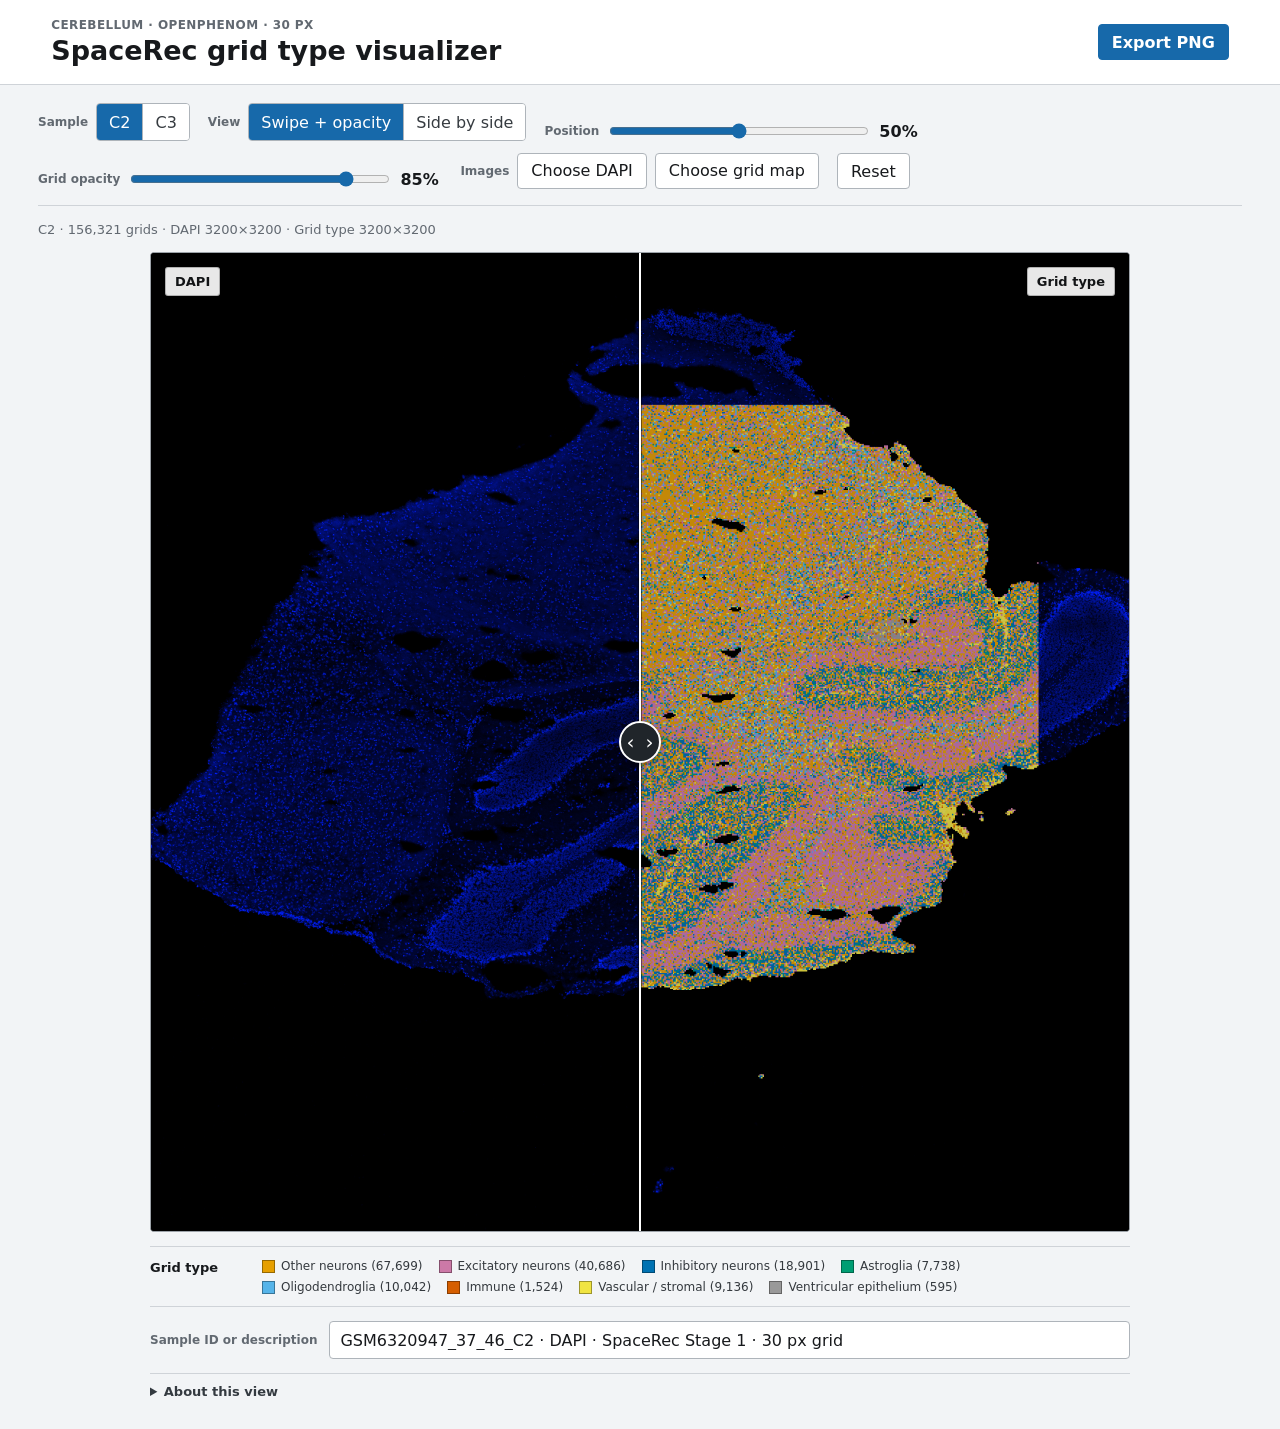
<file: index.html>
<!doctype html>
<html lang="en">
<head>
  <meta charset="utf-8">
  <meta name="viewport" content="width=device-width, initial-scale=1">
  <meta name="description" content="Cerebellum DAPI and SpaceRec Stage 1 grid-type comparison for C2 and C3.">
  <title>Cerebellum SpaceRec visualizer</title>
  <link rel="stylesheet" href="styles.css?v=20261102-cerebellum-1">
</head>
<body>
  <header class="app-header">
    <div>
      <p class="eyebrow">CEREBELLUM · OPENPHENOM · 30 PX</p>
      <h1>SpaceRec grid type visualizer</h1>
    </div>
    <button class="button primary" id="exportButton" type="button">Export PNG</button>
  </header>

  <main>
    <section class="toolbar" aria-label="Comparison controls">
      <div class="control-group sample-group">
        <span class="control-label">Sample</span>
        <div class="segmented sample-segmented" role="group" aria-label="Cerebellum sample">
          <button class="segment active" type="button" data-sample="C2" aria-pressed="true">C2</button>
          <button class="segment" type="button" data-sample="C3" aria-pressed="false">C3</button>
        </div>
      </div>

      <div class="control-group mode-group">
        <span class="control-label">View</span>
        <div class="segmented mode-segmented" role="group" aria-label="Comparison mode">
          <button class="segment active" type="button" data-mode="compare" aria-pressed="true">Swipe + opacity</button>
          <button class="segment" type="button" data-mode="side" aria-pressed="false">Side by side</button>
        </div>
      </div>

      <div class="control-group range-group" id="rangeGroup">
        <label class="control-label" for="comparisonRange">Position</label>
        <input id="comparisonRange" type="range" min="0" max="100" value="50" step="1">
        <output id="rangeOutput" for="comparisonRange">50%</output>
      </div>

      <div class="control-group range-group" id="opacityGroup">
        <label class="control-label" for="opacityRange">Grid opacity</label>
        <input id="opacityRange" type="range" min="0" max="100" value="85" step="1">
        <output id="opacityOutput" for="opacityRange">85%</output>
      </div>

      <div class="control-group file-group">
        <span class="control-label">Images</span>
        <label class="button file-button" for="dapiUpload">Choose DAPI</label>
        <input id="dapiUpload" type="file" accept="image/*">
        <label class="button file-button" for="predictionUpload">Choose grid map</label>
        <input id="predictionUpload" type="file" accept="image/*">
      </div>

      <button class="button" id="resetButton" type="button">Reset</button>
    </section>

    <div class="status-row">
      <p id="imageStatus" aria-live="polite"></p>
      <p class="warning" id="imageWarning" role="alert" hidden></p>
    </div>

    <section class="viewer-wrap" aria-label="DAPI and grid type comparison">
      <div class="comparison-stage mode-compare" id="comparisonStage">
        <div class="single-view" id="singleView">
          <img class="image-layer base-layer" id="dapiImage" alt="DAPI channel" draggable="false">
          <div class="image-layer clipped-layer" id="comparisonClip">
            <img id="gridImage" alt="SpaceRec grid type prediction" draggable="false">
          </div>
          <span class="image-label label-left">DAPI</span>
          <span class="image-label label-right">Grid type</span>
          <div class="divider" id="divider" role="slider" tabindex="0" aria-label="DAPI and grid type reveal position" aria-valuemin="0" aria-valuemax="100" aria-valuenow="50">
            <span class="divider-line"></span>
            <span class="divider-handle" aria-hidden="true"><span>‹</span><span>›</span></span>
          </div>
        </div>

        <div class="side-view" id="sideView" hidden>
          <figure>
            <div class="side-image"><img id="sideDapiImage" alt="DAPI channel" draggable="false"></div>
            <figcaption>DAPI</figcaption>
          </figure>
          <figure>
            <div class="side-image grid-background"><img id="sideGridImage" alt="SpaceRec grid type prediction" draggable="false"></div>
            <figcaption>Grid type</figcaption>
          </figure>
        </div>
      </div>
    </section>

    <section class="legend-band" aria-label="Cell type color legend">
      <h2>Grid type</h2>
      <div class="legend-list" id="legendList"></div>
    </section>

    <section class="caption-band">
      <label for="captionInput">Sample ID or description</label>
      <input id="captionInput" type="text" maxlength="180">
    </section>

    <details class="instructions">
      <summary>About this view</summary>
      <p>The base is OME channel 1 (DAPI) from the full-resolution image. The colored layer is the masked 30 px SpaceRec Stage 1 Top-1 grid type map. Both layers use the same 20,296 × 20,296 coordinate frame and are displayed at 3,200 × 3,200.</p>
    </details>
  </main>

  <script src="app.js?v=20261102-cerebellum-1"></script>
</body>
</html>
</file>
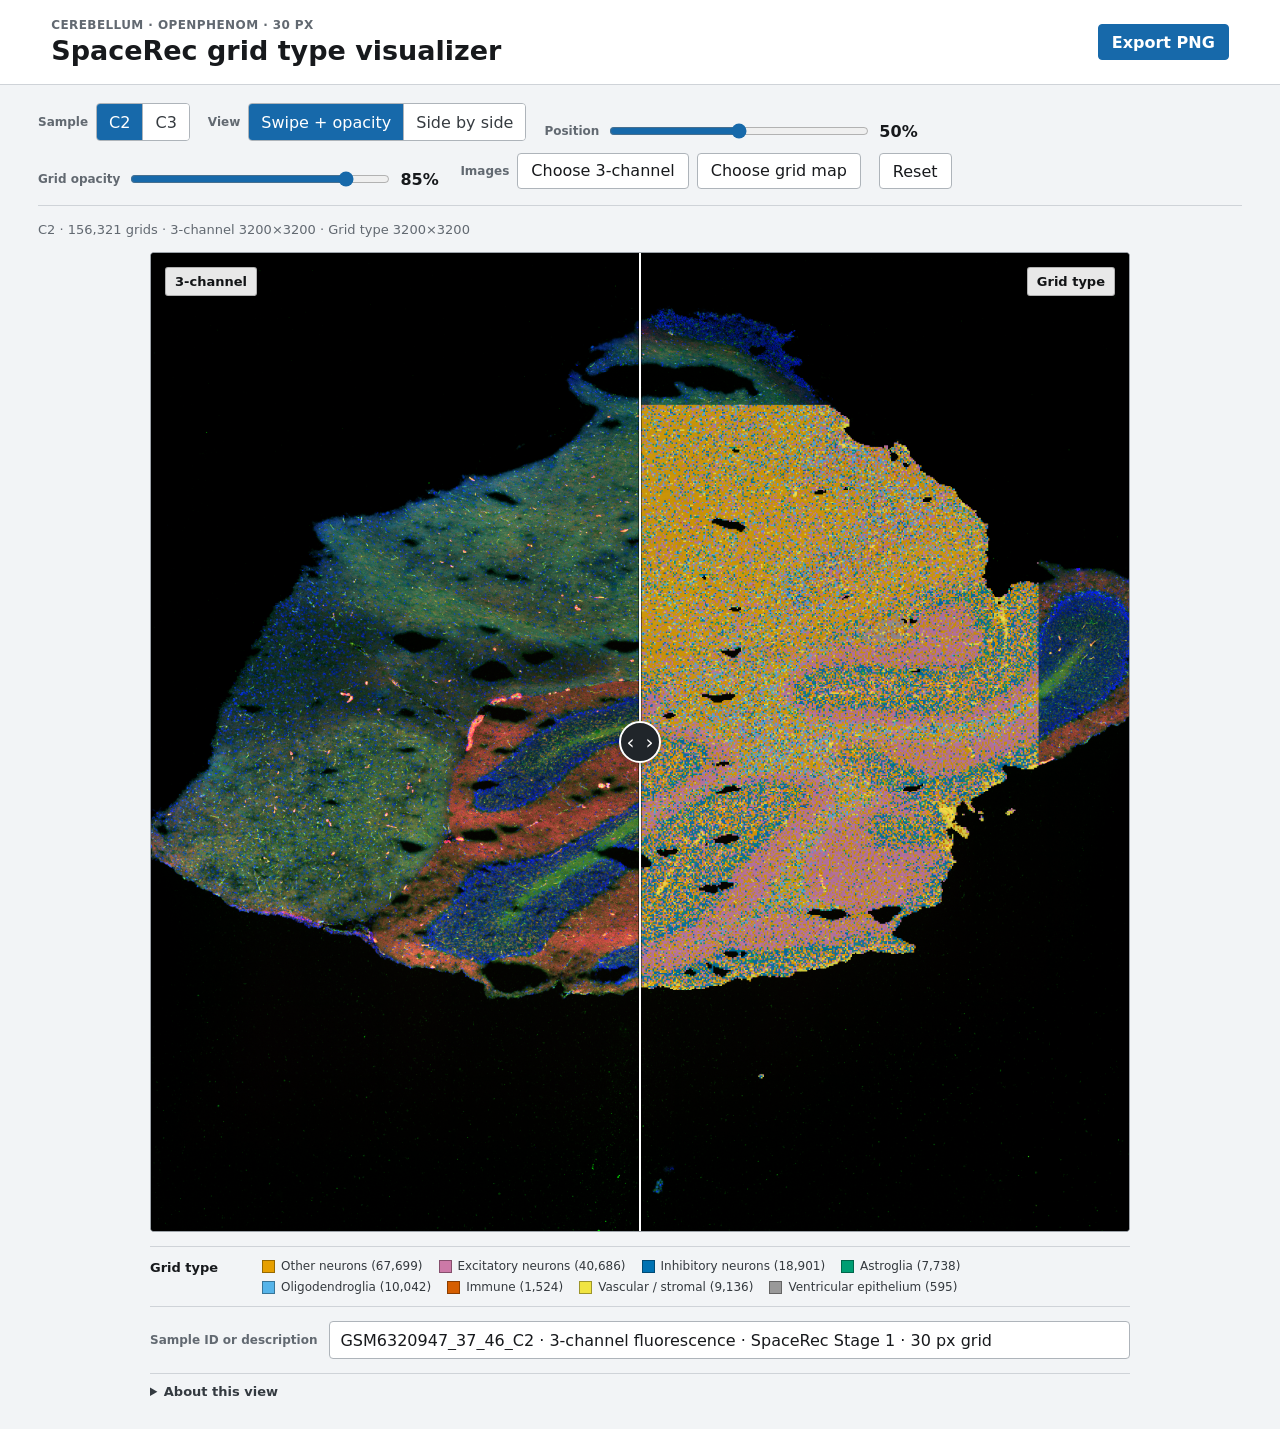
<file: cerebellum/index.html>
<!doctype html>
<html lang="en">
<head>
  <meta charset="utf-8">
  <meta name="viewport" content="width=device-width, initial-scale=1">
  <meta name="description" content="Cerebellum three-channel fluorescence and SpaceRec Stage 1 grid-type comparison for C2 and C3.">
  <title>Cerebellum SpaceRec visualizer</title>
  <link rel="stylesheet" href="styles.css?v=20261103-cerebellum-3ch-1">
</head>
<body>
  <header class="app-header">
    <div>
      <p class="eyebrow">CEREBELLUM · OPENPHENOM · 30 PX</p>
      <h1>SpaceRec grid type visualizer</h1>
    </div>
    <button class="button primary" id="exportButton" type="button">Export PNG</button>
  </header>

  <main>
    <section class="toolbar" aria-label="Comparison controls">
      <div class="control-group sample-group">
        <span class="control-label">Sample</span>
        <div class="segmented sample-segmented" role="group" aria-label="Cerebellum sample">
          <button class="segment active" type="button" data-sample="C2" aria-pressed="true">C2</button>
          <button class="segment" type="button" data-sample="C3" aria-pressed="false">C3</button>
        </div>
      </div>

      <div class="control-group mode-group">
        <span class="control-label">View</span>
        <div class="segmented mode-segmented" role="group" aria-label="Comparison mode">
          <button class="segment active" type="button" data-mode="compare" aria-pressed="true">Swipe + opacity</button>
          <button class="segment" type="button" data-mode="side" aria-pressed="false">Side by side</button>
        </div>
      </div>

      <div class="control-group range-group" id="rangeGroup">
        <label class="control-label" for="comparisonRange">Position</label>
        <input id="comparisonRange" type="range" min="0" max="100" value="50" step="1">
        <output id="rangeOutput" for="comparisonRange">50%</output>
      </div>

      <div class="control-group range-group" id="opacityGroup">
        <label class="control-label" for="opacityRange">Grid opacity</label>
        <input id="opacityRange" type="range" min="0" max="100" value="85" step="1">
        <output id="opacityOutput" for="opacityRange">85%</output>
      </div>

      <div class="control-group file-group">
        <span class="control-label">Images</span>
        <label class="button file-button" for="baseUpload">Choose 3-channel</label>
        <input id="baseUpload" type="file" accept="image/*">
        <label class="button file-button" for="predictionUpload">Choose grid map</label>
        <input id="predictionUpload" type="file" accept="image/*">
      </div>

      <button class="button" id="resetButton" type="button">Reset</button>
    </section>

    <div class="status-row">
      <p id="imageStatus" aria-live="polite"></p>
      <p class="warning" id="imageWarning" role="alert" hidden></p>
    </div>

    <section class="viewer-wrap" aria-label="Three-channel fluorescence and grid type comparison">
      <div class="comparison-stage mode-compare" id="comparisonStage">
        <div class="single-view" id="singleView">
          <img class="image-layer base-layer" id="baseImage" alt="Three-channel fluorescence composite" draggable="false">
          <div class="image-layer clipped-layer" id="comparisonClip">
            <img id="gridImage" alt="SpaceRec grid type prediction" draggable="false">
          </div>
          <span class="image-label label-left">3-channel</span>
          <span class="image-label label-right">Grid type</span>
          <div class="divider" id="divider" role="slider" tabindex="0" aria-label="Three-channel fluorescence and grid type reveal position" aria-valuemin="0" aria-valuemax="100" aria-valuenow="50">
            <span class="divider-line"></span>
            <span class="divider-handle" aria-hidden="true"><span>‹</span><span>›</span></span>
          </div>
        </div>

        <div class="side-view" id="sideView" hidden>
          <figure>
            <div class="side-image"><img id="sideBaseImage" alt="Three-channel fluorescence composite" draggable="false"></div>
            <figcaption>3-channel</figcaption>
          </figure>
          <figure>
            <div class="side-image grid-background"><img id="sideGridImage" alt="SpaceRec grid type prediction" draggable="false"></div>
            <figcaption>Grid type</figcaption>
          </figure>
        </div>
      </div>
    </section>

    <section class="legend-band" aria-label="Cell type color legend">
      <h2>Grid type</h2>
      <div class="legend-list" id="legendList"></div>
    </section>

    <section class="caption-band">
      <label for="captionInput">Sample ID or description</label>
      <input id="captionInput" type="text" maxlength="180">
    </section>

    <details class="instructions">
      <summary>About this view</summary>
      <p>The base is a three-channel fluorescence composite from the full-resolution OME: phalloidin in red, CD31 in green, and max(DAPI, phalloidin/3) in blue. The colored layer is the masked 30 px SpaceRec Stage 1 Top-1 grid type map. Both layers use the same 20,296 × 20,296 coordinate frame and are displayed at 3,200 × 3,200.</p>
    </details>
  </main>

  <script src="app.js?v=20261103-cerebellum-3ch-1"></script>
</body>
</html>
</file>
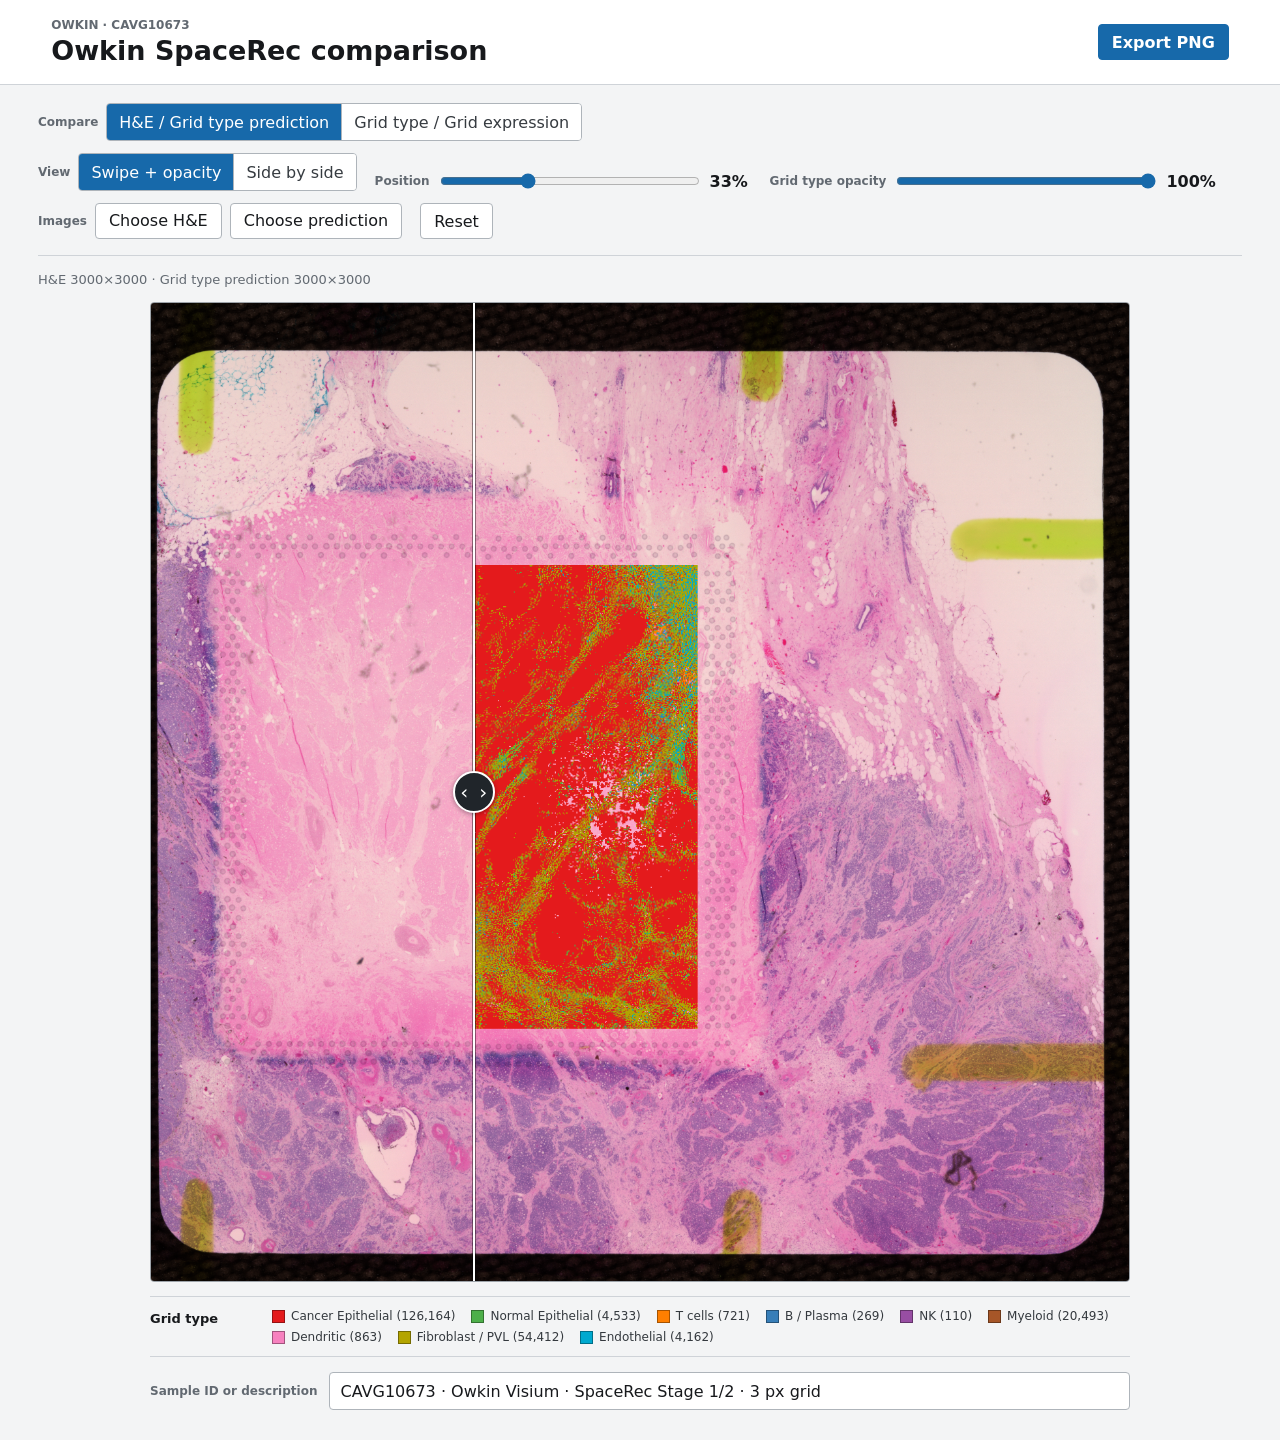
<file: owkin/index.html>
<!doctype html>
<html lang="en">
<head>
  <meta charset="utf-8">
  <meta name="viewport" content="width=device-width, initial-scale=1">
  <title>Owkin H&amp;E / Grid Type Prediction</title>
  <link rel="stylesheet" href="styles.css?v=20260924-owkin-grid-4">
</head>
<body>
  <header class="app-header">
    <div>
      <p class="eyebrow">OWKIN · CAVG10673</p>
      <h1>Owkin SpaceRec comparison</h1>
    </div>
    <button class="button primary" id="exportButton" type="button">Export PNG</button>
  </header>

  <main>
    <section class="toolbar" aria-label="Comparison controls">
      <div class="control-group pair-group">
        <span class="control-label">Compare</span>
        <div class="segmented pair-segmented" role="group" aria-label="Image pair">
          <button class="segment active" type="button" data-pair="he-type" aria-pressed="true">H&amp;E / Grid type prediction</button>
          <button class="segment" type="button" data-pair="type-expression" aria-pressed="false">Grid type / Grid expression</button>
        </div>
      </div>

      <div class="control-group type-group" id="typeGroup" hidden>
        <span class="control-label">Type</span>
        <div class="segmented type-segmented" role="group" aria-label="Predicted grid type">
          <button class="segment" type="button" data-type="Cancer Epithelial">Cancer Epithelial</button>
          <button class="segment" type="button" data-type="Normal Epithelial">Normal Epithelial</button>
          <button class="segment" type="button" data-type="T cells">T cells</button>
          <button class="segment" type="button" data-type="B_Plasma">B / Plasma</button>
          <button class="segment" type="button" data-type="NK">NK</button>
          <button class="segment" type="button" data-type="Myeloid">Myeloid</button>
          <button class="segment" type="button" data-type="Dendritic">Dendritic</button>
          <button class="segment" type="button" data-type="Fibroblast_PVL">Fibroblast / PVL</button>
          <button class="segment" type="button" data-type="Endothelial">Endothelial</button>
        </div>
      </div>

      <div class="control-group marker-group" id="markerGroup" hidden>
        <span class="control-label">Marker</span>
        <div class="segmented marker-segmented" id="markerButtons" role="group" aria-label="Marker gene"></div>
      </div>

      <div class="control-group mode-group">
        <span class="control-label">View</span>
        <div class="segmented" role="group" aria-label="Comparison mode">
          <button class="segment active" type="button" data-mode="compare" aria-pressed="true">Swipe + opacity</button>
          <button class="segment" type="button" data-mode="side" aria-pressed="false">Side by side</button>
        </div>
      </div>

      <div class="control-group range-group" id="rangeGroup">
        <label class="control-label" id="rangeLabel" for="comparisonRange">Position</label>
        <input id="comparisonRange" type="range" min="0" max="100" value="33" step="1">
        <output id="rangeOutput" for="comparisonRange">33%</output>
      </div>

      <div class="control-group range-group" id="opacityGroup">
        <label class="control-label" id="opacityLabel" for="opacityRange">Grid type opacity</label>
        <input id="opacityRange" type="range" min="0" max="100" value="100" step="1">
        <output id="opacityOutput" for="opacityRange">100%</output>
      </div>

      <div class="control-group file-group" id="fileGroup">
        <span class="control-label">Images</span>
        <label class="button file-button" for="heUpload">Choose H&amp;E</label>
        <input id="heUpload" type="file" accept="image/*">
        <label class="button file-button" for="predictionUpload">Choose prediction</label>
        <input id="predictionUpload" type="file" accept="image/*">
      </div>

      <button class="button" id="resetButton" type="button">Reset</button>
    </section>

    <div class="status-row">
      <p id="imageStatus" aria-live="polite">H&amp;E 3000×3000 · Grid type prediction 3000×3000</p>
      <p class="warning" id="imageWarning" role="alert" hidden></p>
    </div>

    <section class="viewer-wrap" aria-label="Image comparison">
      <div class="comparison-stage mode-compare" id="comparisonStage">
        <div class="single-view" id="singleView">
          <img class="image-layer base-layer" id="rightImage" src="assets/he.png?v=20260924-owkin-grid-1" alt="H&amp;E histology" draggable="false">
          <div class="image-layer clipped-layer" id="comparisonClip">
            <img id="leftImage" src="assets/grid_type.png?v=20260924-owkin-grid-3" alt="Grid type prediction" draggable="false">
          </div>
          <div class="divider" id="divider" role="slider" tabindex="0" aria-label="H&amp;E reveal position" aria-valuemin="0" aria-valuemax="100" aria-valuenow="50">
            <span class="divider-line"></span>
            <span class="divider-handle" aria-hidden="true"><span>‹</span><span>›</span></span>
          </div>
        </div>

        <div class="side-view" id="sideView" hidden>
          <figure>
            <div class="side-image"><img id="sideLeftImage" src="assets/he.png?v=20260924-owkin-grid-1" alt="H&amp;E histology" draggable="false"></div>
            <figcaption id="sideLeftCaption">H&amp;E</figcaption>
          </figure>
          <figure>
            <div class="side-image"><img id="sideRightImage" src="assets/grid_type.png?v=20260924-owkin-grid-3" alt="Grid type prediction" draggable="false"></div>
            <figcaption id="sideRightCaption">Grid type prediction</figcaption>
          </figure>
        </div>
      </div>
    </section>

    <section class="legend-band" id="legendBand" aria-label="Color legend"></section>

    <section class="caption-band">
      <label for="captionInput">Sample ID or description</label>
      <input id="captionInput" type="text" value="CAVG10673 · Owkin Visium · SpaceRec Stage 1/2 · 3 px grid" maxlength="180">
    </section>
  </main>

  <script src="app.js?v=20260924-owkin-grid-4"></script>
</body>
</html>
</file>
<file: styles.css>
:root {
  color-scheme: light;
  --bg: #f2f4f6;
  --surface: #ffffff;
  --ink: #17191c;
  --muted: #626971;
  --line: #cfd3d8;
  --accent: #1769aa;
  --accent-dark: #0f4f83;
  --warning-bg: #fff5dc;
  --warning-ink: #704c00;
  font-family: Inter, ui-sans-serif, system-ui, -apple-system, BlinkMacSystemFont, "Segoe UI", sans-serif;
}

* { box-sizing: border-box; }
[hidden] { display: none !important; }

body {
  margin: 0;
  min-width: 320px;
  background: var(--bg);
  color: var(--ink);
}

button, input { font: inherit; }

.app-header {
  display: flex;
  align-items: center;
  justify-content: space-between;
  gap: 24px;
  padding: 18px clamp(18px, 4vw, 54px);
  background: var(--surface);
  border-bottom: 1px solid var(--line);
}

.eyebrow {
  margin: 0 0 3px;
  color: var(--muted);
  font-size: 12px;
  font-weight: 700;
  letter-spacing: .035em;
}

h1 { margin: 0; font-size: 27px; line-height: 1.15; }

main {
  width: min(1480px, 100%);
  margin: 0 auto;
  padding: 18px clamp(12px, 3vw, 38px) 30px;
}

.toolbar {
  display: flex;
  align-items: end;
  flex-wrap: wrap;
  gap: 12px 18px;
  padding-bottom: 16px;
  border-bottom: 1px solid var(--line);
}

.control-group { display: flex; align-items: center; gap: 8px; }
.control-label { color: var(--muted); font-size: 12px; font-weight: 700; white-space: nowrap; }
.segmented { display: inline-grid; border: 1px solid #aeb4ba; border-radius: 4px; overflow: hidden; }
.sample-segmented, .mode-segmented { grid-template-columns: repeat(2, auto); }

.segment {
  min-height: 36px;
  padding: 7px 12px;
  border: 0;
  border-right: 1px solid #aeb4ba;
  background: var(--surface);
  color: #363b40;
  cursor: pointer;
}

.segment:last-child { border-right: 0; }
.segment:hover { background: #eef4f8; }
.segment.active { background: var(--accent); color: white; }

.button {
  min-height: 36px;
  padding: 7px 13px;
  border: 1px solid #aeb4ba;
  border-radius: 4px;
  background: var(--surface);
  color: var(--ink);
  cursor: pointer;
  white-space: nowrap;
}

.button:hover { border-color: #737b83; background: #f8f9fa; }
.button.primary { border-color: var(--accent); background: var(--accent); color: white; font-weight: 700; }
.button.primary:hover { background: var(--accent-dark); }
.button:focus-visible, .segment:focus-visible, input:focus-visible, summary:focus-visible, .divider:focus-visible {
  outline: 3px solid rgba(23, 105, 170, .28);
  outline-offset: 2px;
}

input[type="file"] {
  position: absolute;
  width: 1px;
  height: 1px;
  overflow: hidden;
  clip: rect(0 0 0 0);
  clip-path: inset(50%);
}

.range-group { min-width: 260px; }
.range-group input { width: min(260px, 27vw); accent-color: var(--accent); }
.range-group output { min-width: 42px; font-variant-numeric: tabular-nums; font-weight: 700; }

.status-row {
  display: flex;
  align-items: center;
  justify-content: space-between;
  gap: 12px;
  min-height: 46px;
  padding: 9px 0;
  color: var(--muted);
  font-size: 13px;
}

.status-row p { margin: 0; }
.warning { padding: 6px 9px; background: var(--warning-bg); color: var(--warning-ink); border-left: 3px solid #c18a13; }
.viewer-wrap { display: flex; justify-content: center; }

.comparison-stage {
  width: min(100%, 980px);
  aspect-ratio: 1 / 1;
  overflow: hidden;
  border: 1px solid #9da3a9;
  border-radius: 4px;
  background: #02050b;
}

.single-view { position: relative; width: 100%; height: 100%; overflow: hidden; touch-action: none; user-select: none; }
.image-layer, .image-layer img { position: absolute; inset: 0; width: 100%; height: 100%; object-fit: contain; }
.base-layer { display: block; }
.clipped-layer { overflow: hidden; clip-path: inset(0 0 0 50%); }
.clipped-layer img { max-width: none; }

.image-label {
  position: absolute;
  top: 14px;
  z-index: 4;
  padding: 6px 9px;
  border: 1px solid rgba(0, 0, 0, .24);
  border-radius: 3px;
  background: rgba(255, 255, 255, .91);
  color: #121416;
  font-size: 13px;
  font-weight: 800;
  pointer-events: none;
}

.label-left { left: 14px; }
.label-right { right: 14px; }
.divider { position: absolute; inset: 0 auto 0 50%; z-index: 5; width: 44px; transform: translateX(-50%); cursor: ew-resize; }
.divider-line { position: absolute; left: 21px; top: 0; width: 2px; height: 100%; background: white; box-shadow: 0 0 0 1px rgba(0, 0, 0, .42); }

.divider-handle {
  position: absolute;
  left: 50%;
  top: 50%;
  display: flex;
  align-items: center;
  justify-content: space-around;
  width: 42px;
  height: 42px;
  transform: translate(-50%, -50%);
  border: 2px solid white;
  border-radius: 50%;
  background: #20252a;
  color: white;
  box-shadow: 0 1px 5px rgba(0, 0, 0, .35);
  font-size: 20px;
}

.side-view { display: grid; grid-template-columns: 1fr 1fr; gap: 1px; width: 100%; height: 100%; background: #959ba1; }
.side-view figure { display: grid; grid-template-rows: minmax(0, 1fr) 38px; margin: 0; min-width: 0; min-height: 0; background: white; }
.side-image { min-height: 0; background: #02050b; }
.side-image img { display: block; width: 100%; height: 100%; object-fit: contain; }
.side-view figcaption { display: grid; place-items: center; border-top: 1px solid var(--line); font-size: 13px; font-weight: 800; }

.legend-band, .caption-band, .instructions { width: min(100%, 980px); margin: 14px auto 0; }
.legend-band { display: grid; grid-template-columns: 100px minmax(0, 1fr); gap: 12px; padding: 12px 0; border-top: 1px solid var(--line); border-bottom: 1px solid var(--line); }
.legend-band h2 { margin: 1px 0 0; font-size: 13px; }
.legend-list { display: flex; flex-wrap: wrap; gap: 7px 16px; }
.legend-item { display: inline-flex; align-items: center; gap: 6px; color: #34393e; font-size: 12px; white-space: nowrap; }
.legend-item i { width: 13px; height: 13px; flex: 0 0 13px; border: 1px solid rgba(0, 0, 0, .35); }

.caption-band { display: grid; grid-template-columns: auto minmax(200px, 1fr); align-items: center; gap: 12px; }
.caption-band label { color: var(--muted); font-size: 12px; font-weight: 700; }
.caption-band input { width: 100%; min-height: 38px; padding: 7px 10px; border: 1px solid #aeb4ba; border-radius: 4px; background: white; color: var(--ink); }
.instructions { border-top: 1px solid var(--line); padding-top: 10px; color: var(--muted); font-size: 13px; }
.instructions summary { width: max-content; color: #343a40; cursor: pointer; font-weight: 700; }
.instructions p { max-width: 900px; margin: 8px 0 0; line-height: 1.55; }

@media (max-width: 760px) {
  h1 { font-size: 21px; }
  .app-header { align-items: flex-start; padding: 14px; }
  main { padding: 12px 10px 24px; }
  .toolbar { align-items: stretch; gap: 10px; }
  .sample-group, .mode-group, .range-group, .file-group { width: 100%; }
  .sample-group, .mode-group { align-items: stretch; flex-direction: column; }
  .sample-segmented, .mode-segmented { width: 100%; grid-template-columns: repeat(2, minmax(0, 1fr)); }
  .range-group input { flex: 1; width: auto; min-width: 0; }
  .file-group { display: grid; grid-template-columns: auto 1fr 1fr; }
  .file-button { overflow: hidden; text-overflow: ellipsis; text-align: center; }
  .status-row { display: block; }
  .status-row p + p { margin-top: 7px; }
  .image-label { top: 8px; padding: 4px 7px; font-size: 11px; }
  .label-left { left: 8px; }
  .label-right { right: 8px; }
  .legend-band, .caption-band { grid-template-columns: 1fr; gap: 6px; }
}

@media (max-width: 520px) {
  .app-header .button { padding-inline: 9px; }
  .side-view { grid-template-columns: 1fr; grid-template-rows: 1fr 1fr; }
  .side-view figure { grid-template-rows: minmax(0, 1fr) 28px; }
}
</file>
<file: cerebellum/styles.css>
:root {
  color-scheme: light;
  --bg: #f2f4f6;
  --surface: #ffffff;
  --ink: #17191c;
  --muted: #626971;
  --line: #cfd3d8;
  --accent: #1769aa;
  --accent-dark: #0f4f83;
  --warning-bg: #fff5dc;
  --warning-ink: #704c00;
  font-family: Inter, ui-sans-serif, system-ui, -apple-system, BlinkMacSystemFont, "Segoe UI", sans-serif;
}

* { box-sizing: border-box; }
[hidden] { display: none !important; }

body {
  margin: 0;
  min-width: 320px;
  background: var(--bg);
  color: var(--ink);
}

button, input { font: inherit; }

.app-header {
  display: flex;
  align-items: center;
  justify-content: space-between;
  gap: 24px;
  padding: 18px clamp(18px, 4vw, 54px);
  background: var(--surface);
  border-bottom: 1px solid var(--line);
}

.eyebrow {
  margin: 0 0 3px;
  color: var(--muted);
  font-size: 12px;
  font-weight: 700;
  letter-spacing: .035em;
}

h1 { margin: 0; font-size: 27px; line-height: 1.15; }

main {
  width: min(1480px, 100%);
  margin: 0 auto;
  padding: 18px clamp(12px, 3vw, 38px) 30px;
}

.toolbar {
  display: flex;
  align-items: end;
  flex-wrap: wrap;
  gap: 12px 18px;
  padding-bottom: 16px;
  border-bottom: 1px solid var(--line);
}

.control-group { display: flex; align-items: center; gap: 8px; }
.control-label { color: var(--muted); font-size: 12px; font-weight: 700; white-space: nowrap; }
.segmented { display: inline-grid; border: 1px solid #aeb4ba; border-radius: 4px; overflow: hidden; }
.sample-segmented, .mode-segmented { grid-template-columns: repeat(2, auto); }

.segment {
  min-height: 36px;
  padding: 7px 12px;
  border: 0;
  border-right: 1px solid #aeb4ba;
  background: var(--surface);
  color: #363b40;
  cursor: pointer;
}

.segment:last-child { border-right: 0; }
.segment:hover { background: #eef4f8; }
.segment.active { background: var(--accent); color: white; }

.button {
  min-height: 36px;
  padding: 7px 13px;
  border: 1px solid #aeb4ba;
  border-radius: 4px;
  background: var(--surface);
  color: var(--ink);
  cursor: pointer;
  white-space: nowrap;
}

.button:hover { border-color: #737b83; background: #f8f9fa; }
.button.primary { border-color: var(--accent); background: var(--accent); color: white; font-weight: 700; }
.button.primary:hover { background: var(--accent-dark); }
.button:focus-visible, .segment:focus-visible, input:focus-visible, summary:focus-visible, .divider:focus-visible {
  outline: 3px solid rgba(23, 105, 170, .28);
  outline-offset: 2px;
}

input[type="file"] {
  position: absolute;
  width: 1px;
  height: 1px;
  overflow: hidden;
  clip: rect(0 0 0 0);
  clip-path: inset(50%);
}

.range-group { min-width: 260px; }
.range-group input { width: min(260px, 27vw); accent-color: var(--accent); }
.range-group output { min-width: 42px; font-variant-numeric: tabular-nums; font-weight: 700; }

.status-row {
  display: flex;
  align-items: center;
  justify-content: space-between;
  gap: 12px;
  min-height: 46px;
  padding: 9px 0;
  color: var(--muted);
  font-size: 13px;
}

.status-row p { margin: 0; }
.warning { padding: 6px 9px; background: var(--warning-bg); color: var(--warning-ink); border-left: 3px solid #c18a13; }
.viewer-wrap { display: flex; justify-content: center; }

.comparison-stage {
  width: min(100%, 980px);
  aspect-ratio: 1 / 1;
  overflow: hidden;
  border: 1px solid #9da3a9;
  border-radius: 4px;
  background: #02050b;
}

.single-view { position: relative; width: 100%; height: 100%; overflow: hidden; touch-action: none; user-select: none; }
.image-layer, .image-layer img { position: absolute; inset: 0; width: 100%; height: 100%; object-fit: contain; }
.base-layer { display: block; }
.clipped-layer { overflow: hidden; clip-path: inset(0 0 0 50%); }
.clipped-layer img { max-width: none; }

.image-label {
  position: absolute;
  top: 14px;
  z-index: 4;
  padding: 6px 9px;
  border: 1px solid rgba(0, 0, 0, .24);
  border-radius: 3px;
  background: rgba(255, 255, 255, .91);
  color: #121416;
  font-size: 13px;
  font-weight: 800;
  pointer-events: none;
}

.label-left { left: 14px; }
.label-right { right: 14px; }
.divider { position: absolute; inset: 0 auto 0 50%; z-index: 5; width: 44px; transform: translateX(-50%); cursor: ew-resize; }
.divider-line { position: absolute; left: 21px; top: 0; width: 2px; height: 100%; background: white; box-shadow: 0 0 0 1px rgba(0, 0, 0, .42); }

.divider-handle {
  position: absolute;
  left: 50%;
  top: 50%;
  display: flex;
  align-items: center;
  justify-content: space-around;
  width: 42px;
  height: 42px;
  transform: translate(-50%, -50%);
  border: 2px solid white;
  border-radius: 50%;
  background: #20252a;
  color: white;
  box-shadow: 0 1px 5px rgba(0, 0, 0, .35);
  font-size: 20px;
}

.side-view { display: grid; grid-template-columns: 1fr 1fr; gap: 1px; width: 100%; height: 100%; background: #959ba1; }
.side-view figure { display: grid; grid-template-rows: minmax(0, 1fr) 38px; margin: 0; min-width: 0; min-height: 0; background: white; }
.side-image { min-height: 0; background: #02050b; }
.side-image img { display: block; width: 100%; height: 100%; object-fit: contain; }
.side-view figcaption { display: grid; place-items: center; border-top: 1px solid var(--line); font-size: 13px; font-weight: 800; }

.legend-band, .caption-band, .instructions { width: min(100%, 980px); margin: 14px auto 0; }
.legend-band { display: grid; grid-template-columns: 100px minmax(0, 1fr); gap: 12px; padding: 12px 0; border-top: 1px solid var(--line); border-bottom: 1px solid var(--line); }
.legend-band h2 { margin: 1px 0 0; font-size: 13px; }
.legend-list { display: flex; flex-wrap: wrap; gap: 7px 16px; }
.legend-item { display: inline-flex; align-items: center; gap: 6px; color: #34393e; font-size: 12px; white-space: nowrap; }
.legend-item i { width: 13px; height: 13px; flex: 0 0 13px; border: 1px solid rgba(0, 0, 0, .35); }

.caption-band { display: grid; grid-template-columns: auto minmax(200px, 1fr); align-items: center; gap: 12px; }
.caption-band label { color: var(--muted); font-size: 12px; font-weight: 700; }
.caption-band input { width: 100%; min-height: 38px; padding: 7px 10px; border: 1px solid #aeb4ba; border-radius: 4px; background: white; color: var(--ink); }
.instructions { border-top: 1px solid var(--line); padding-top: 10px; color: var(--muted); font-size: 13px; }
.instructions summary { width: max-content; color: #343a40; cursor: pointer; font-weight: 700; }
.instructions p { max-width: 900px; margin: 8px 0 0; line-height: 1.55; }

@media (max-width: 760px) {
  h1 { font-size: 21px; }
  .app-header { align-items: flex-start; padding: 14px; }
  main { padding: 12px 10px 24px; }
  .toolbar { align-items: stretch; gap: 10px; }
  .sample-group, .mode-group, .range-group, .file-group { width: 100%; }
  .sample-group, .mode-group { align-items: stretch; flex-direction: column; }
  .sample-segmented, .mode-segmented { width: 100%; grid-template-columns: repeat(2, minmax(0, 1fr)); }
  .range-group input { flex: 1; width: auto; min-width: 0; }
  .file-group { display: grid; grid-template-columns: auto 1fr 1fr; }
  .file-button { overflow: hidden; text-overflow: ellipsis; text-align: center; }
  .status-row { display: block; }
  .status-row p + p { margin-top: 7px; }
  .image-label { top: 8px; padding: 4px 7px; font-size: 11px; }
  .label-left { left: 8px; }
  .label-right { right: 8px; }
  .legend-band, .caption-band { grid-template-columns: 1fr; gap: 6px; }
}

@media (max-width: 520px) {
  .app-header .button { padding-inline: 9px; }
  .side-view { grid-template-columns: 1fr; grid-template-rows: 1fr 1fr; }
  .side-view figure { grid-template-rows: minmax(0, 1fr) 28px; }
}
</file>
<file: owkin/styles.css>
:root {
  color-scheme: light;
  --bg: #f3f4f5;
  --surface: #ffffff;
  --ink: #17191c;
  --muted: #626971;
  --line: #cfd3d8;
  --accent: #1769aa;
  --accent-dark: #0f4f83;
  --warning-bg: #fff5dc;
  --warning-ink: #704c00;
  font-family: Inter, ui-sans-serif, system-ui, -apple-system, BlinkMacSystemFont, "Segoe UI", sans-serif;
}

* { box-sizing: border-box; }
[hidden] { display: none !important; }

body {
  margin: 0;
  min-width: 320px;
  background: var(--bg);
  color: var(--ink);
}

button, input { font: inherit; }

.app-header {
  display: flex;
  align-items: center;
  justify-content: space-between;
  gap: 24px;
  padding: 18px clamp(18px, 4vw, 54px);
  background: var(--surface);
  border-bottom: 1px solid var(--line);
}

.eyebrow {
  margin: 0 0 3px;
  color: var(--muted);
  font-size: 12px;
  font-weight: 700;
  text-transform: uppercase;
}

h1 {
  margin: 0;
  font-size: 27px;
  line-height: 1.15;
  letter-spacing: 0;
}

main {
  width: min(1480px, 100%);
  margin: 0 auto;
  padding: 18px clamp(12px, 3vw, 38px) 30px;
}

.toolbar {
  display: flex;
  align-items: end;
  flex-wrap: wrap;
  gap: 12px 18px;
  padding: 0 0 16px;
  border-bottom: 1px solid var(--line);
}

.control-group {
  display: flex;
  align-items: center;
  gap: 8px;
}

.pair-group { width: 100%; }
.pair-segmented { grid-template-columns: repeat(2, minmax(0, auto)); }
.type-group, .marker-group { width: 100%; }
.type-segmented { grid-template-columns: repeat(9, minmax(0, auto)); }
.marker-segmented { display: inline-flex; }
.expr-cluster-group { width: 100%; }
.expr-cluster-segmented { grid-template-columns: repeat(4, minmax(0, auto)); }
.gene-group { width: 100%; }
.gene-segmented { display: inline-flex; }
.codex-major-group { width: 100%; }
.codex-major-segmented { grid-template-columns: repeat(7, minmax(0, auto)); }
.codex-gene-group { width: 100%; }
.codex-gene-segmented { display: inline-flex; }

.control-label {
  color: var(--muted);
  font-size: 12px;
  font-weight: 700;
  white-space: nowrap;
}

.segmented {
  display: inline-grid;
  grid-template-columns: repeat(3, auto);
  border: 1px solid #aeb4ba;
  border-radius: 4px;
  overflow: hidden;
}

.mode-group .segmented { grid-template-columns: repeat(2, auto); }

.segmented.expr-cluster-segmented { grid-template-columns: repeat(4, minmax(0, auto)); }
.segmented.gene-segmented { display: inline-flex; }
.segmented.codex-major-segmented { grid-template-columns: repeat(7, minmax(0, auto)); }
.segmented.codex-gene-segmented { display: inline-flex; }
.segmented.type-segmented { grid-template-columns: repeat(9, minmax(0, auto)); }
.segmented.marker-segmented { display: inline-flex; }

.segment {
  min-height: 36px;
  padding: 7px 12px;
  border: 0;
  border-right: 1px solid #aeb4ba;
  background: var(--surface);
  color: #363b40;
  cursor: pointer;
}

.segment:last-child { border-right: 0; }
.segment:hover { background: #eef4f8; }
.segment.active { background: var(--accent); color: white; }

.button {
  min-height: 36px;
  padding: 7px 13px;
  border: 1px solid #aeb4ba;
  border-radius: 4px;
  background: var(--surface);
  color: var(--ink);
  cursor: pointer;
  white-space: nowrap;
}

.button:hover { border-color: #737b83; background: #f8f9fa; }
.button.primary { border-color: var(--accent); background: var(--accent); color: white; font-weight: 700; }
.button.primary:hover { background: var(--accent-dark); }
.button:focus-visible, .segment:focus-visible, input:focus-visible, summary:focus-visible, .divider:focus-visible {
  outline: 3px solid rgba(23, 105, 170, 0.28);
  outline-offset: 2px;
}

input[type="file"] {
  position: absolute;
  width: 1px;
  height: 1px;
  overflow: hidden;
  clip: rect(0 0 0 0);
  clip-path: inset(50%);
}

.range-group { min-width: 260px; }
.range-group input { width: min(260px, 28vw); accent-color: var(--accent); }
.range-group output { min-width: 42px; font-variant-numeric: tabular-nums; font-weight: 700; }

.status-row {
  display: flex;
  align-items: center;
  justify-content: space-between;
  gap: 12px;
  min-height: 46px;
  padding: 9px 0;
  color: var(--muted);
  font-size: 13px;
}

.status-row p { margin: 0; }
.warning { padding: 6px 9px; background: var(--warning-bg); color: var(--warning-ink); border-left: 3px solid #c18a13; }

.viewer-wrap { display: flex; justify-content: center; }

.comparison-stage {
  width: min(100%, 980px);
  aspect-ratio: 1 / 1;
  border: 1px solid #9da3a9;
  border-radius: 4px;
  overflow: hidden;
  background-color: #e4e6e8;
}

.legend-group { grid-template-columns: 90px minmax(0, 1fr); }

.single-view { position: relative; width: 100%; height: 100%; overflow: hidden; touch-action: none; user-select: none; }
.image-layer, .image-layer img { position: absolute; inset: 0; width: 100%; height: 100%; object-fit: contain; }
.base-layer { display: block; }
.clipped-layer { overflow: hidden; clip-path: inset(0 50% 0 0); }
.clipped-layer img { max-width: none; }

.image-label {
  position: absolute;
  top: 14px;
  z-index: 4;
  padding: 6px 9px;
  border: 1px solid rgba(0, 0, 0, 0.24);
  border-radius: 3px;
  background: rgba(255, 255, 255, 0.91);
  color: #121416;
  font-size: 13px;
  font-weight: 800;
  pointer-events: none;
}

.label-left { left: 14px; }
.label-right { right: 14px; }

.divider { position: absolute; inset: 0 auto 0 50%; z-index: 5; width: 44px; transform: translateX(-50%); cursor: ew-resize; }
.divider-line { position: absolute; left: 21px; top: 0; width: 2px; height: 100%; background: white; box-shadow: 0 0 0 1px rgba(0, 0, 0, 0.42); }
.divider-handle {
  position: absolute;
  left: 50%;
  top: 50%;
  display: flex;
  align-items: center;
  justify-content: space-around;
  width: 42px;
  height: 42px;
  transform: translate(-50%, -50%);
  border: 2px solid white;
  border-radius: 50%;
  background: #20252a;
  color: white;
  box-shadow: 0 1px 5px rgba(0, 0, 0, 0.35);
  font-size: 20px;
  line-height: 1;
}

.side-view { display: grid; grid-template-columns: 1fr 1fr; gap: 1px; width: 100%; height: 100%; background: #959ba1; }
.side-view figure { display: grid; grid-template-rows: minmax(0, 1fr) 38px; margin: 0; min-width: 0; min-height: 0; background: white; }
.side-image { min-height: 0; background: #e8eaec; }
.side-image img { display: block; width: 100%; height: 100%; object-fit: contain; }
.side-view figcaption { display: grid; place-items: center; border-top: 1px solid var(--line); font-size: 13px; font-weight: 800; }

.caption-band {
  display: grid;
  grid-template-columns: auto minmax(200px, 1fr);
  align-items: center;
  gap: 12px;
  width: min(100%, 980px);
  margin: 15px auto 0;
}

.legend-band {
  display: grid;
  gap: 10px;
  width: min(100%, 980px);
  margin: 14px auto 0;
  padding: 12px 0;
  border-top: 1px solid var(--line);
  border-bottom: 1px solid var(--line);
}

.legend-group { display: grid; grid-template-columns: 110px minmax(0, 1fr); gap: 12px; align-items: start; }
.legend-group h2 { margin: 1px 0 0; font-size: 13px; line-height: 1.4; letter-spacing: 0; }
.legend-list { display: flex; flex-wrap: wrap; gap: 7px 16px; }
.legend-item { display: inline-flex; align-items: center; gap: 6px; color: #34393e; font-size: 12px; white-space: nowrap; }
.legend-item i { width: 13px; height: 13px; flex: 0 0 13px; border: 1px solid rgba(0, 0, 0, 0.35); }

.caption-band label { color: var(--muted); font-size: 12px; font-weight: 700; }
.caption-band input { width: 100%; min-height: 38px; padding: 7px 10px; border: 1px solid #aeb4ba; border-radius: 4px; background: white; color: var(--ink); }

.instructions { width: min(100%, 980px); margin: 12px auto 0; border-top: 1px solid var(--line); padding-top: 10px; color: var(--muted); font-size: 13px; }
.instructions summary { width: max-content; color: #343a40; cursor: pointer; font-weight: 700; }
.instructions p { max-width: 900px; margin: 8px 0 0; line-height: 1.55; }

@media (max-width: 760px) {
  h1 { font-size: 21px; }
  .app-header { align-items: flex-start; padding: 14px 14px; }
  main { padding: 12px 10px 24px; }
  .toolbar { align-items: stretch; gap: 10px; }
  .mode-group, .range-group, .file-group { width: 100%; }
  .pair-group, .expr-cluster-group, .gene-group, .codex-major-group, .codex-gene-group, .type-group, .marker-group { align-items: stretch; flex-direction: column; }
  .pair-segmented { width: 100%; grid-template-columns: repeat(2, minmax(0, 1fr)); }
  .segmented.expr-cluster-segmented { width: 100%; grid-template-columns: repeat(4, minmax(0, 1fr)); }
  .segmented.gene-segmented { width: 100%; display: grid; grid-template-columns: repeat(2, minmax(0, 1fr)); }
  .segmented.codex-major-segmented { width: 100%; grid-template-columns: repeat(4, minmax(0, 1fr)); }
  .segmented.codex-gene-segmented { width: 100%; display: grid; grid-template-columns: repeat(3, minmax(0, 1fr)); }
  .segmented.type-segmented { width: 100%; grid-template-columns: repeat(3, minmax(0, 1fr)); }
  .segmented.marker-segmented { width: 100%; display: grid; grid-template-columns: repeat(2, minmax(0, 1fr)); }
  .pair-segmented .segment, .expr-cluster-segmented .segment, .codex-major-segmented .segment { white-space: normal; }
  .mode-group { align-items: stretch; flex-direction: column; }
  .segmented { width: 100%; grid-template-columns: repeat(3, 1fr); }
  .segment { padding-inline: 6px; }
  .range-group input { flex: 1; width: auto; min-width: 0; }
  .file-group { display: grid; grid-template-columns: auto 1fr 1fr; }
  .file-button { overflow: hidden; text-overflow: ellipsis; text-align: center; }
  .status-row { display: block; }
  .status-row p + p { margin-top: 7px; }
  .image-label { top: 8px; padding: 4px 7px; font-size: 11px; }
  .label-left { left: 8px; }
  .label-right { right: 8px; }
  .caption-band { grid-template-columns: 1fr; gap: 6px; }
  .legend-group { grid-template-columns: 1fr; gap: 6px; }
}

@media (max-width: 520px) {
  .app-header .button { padding-inline: 9px; }
  .side-view { grid-template-columns: 1fr; grid-template-rows: 1fr 1fr; }
  .side-view figure { grid-template-rows: minmax(0, 1fr) 28px; }
}
</file>
